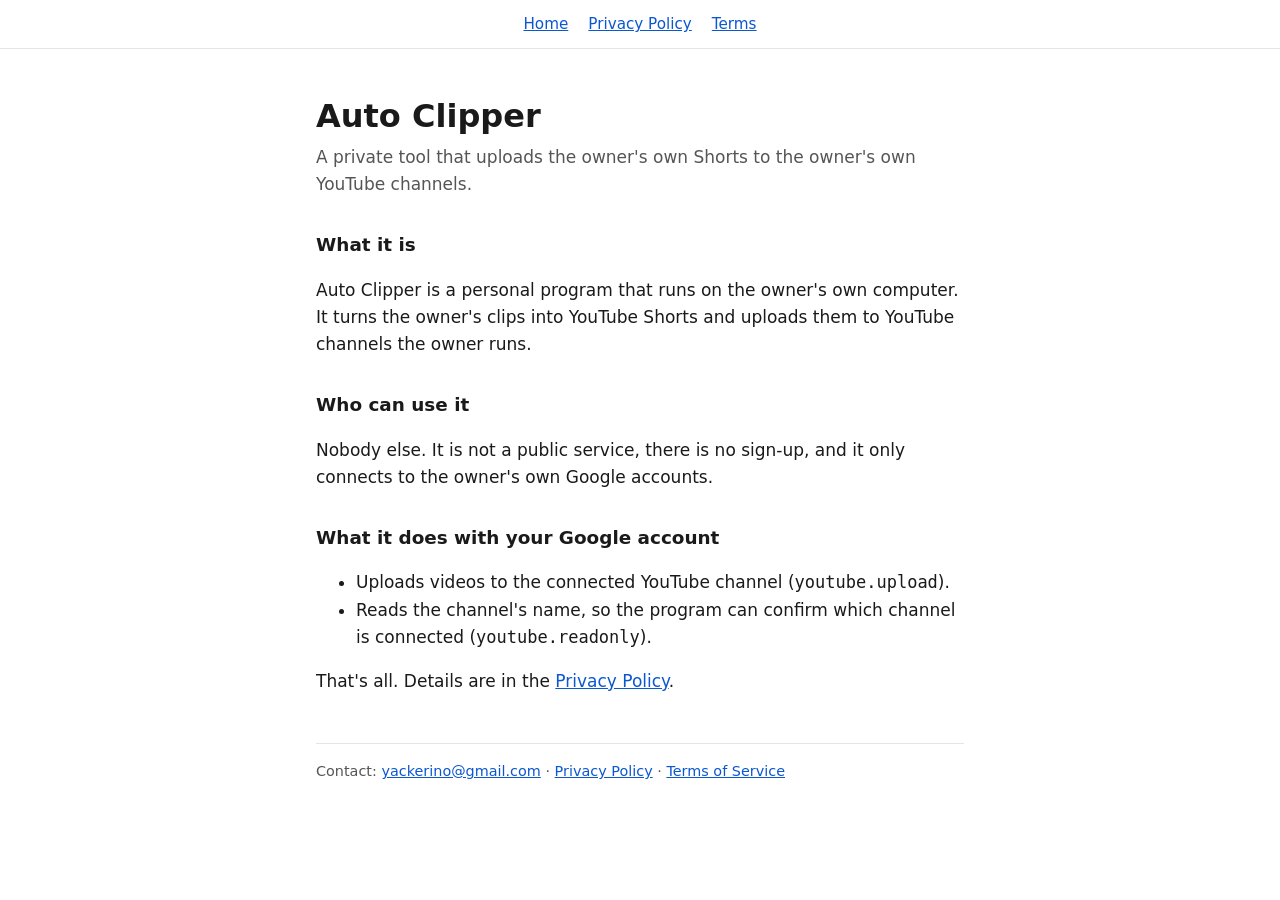
<file: index.html>
<!doctype html>
<html lang="en">
<head>
<meta charset="utf-8">
<meta name="viewport" content="width=device-width,initial-scale=1">
<title>Auto Clipper</title>
<meta name="description" content="Auto Clipper is a private tool that uploads the owner's own Shorts to the owner's own YouTube channels.">
<link rel="stylesheet" href="style.css">
</head>
<body>
<nav><a href="./">Home</a><a href="privacy.html">Privacy Policy</a><a href="terms.html">Terms</a></nav>
<main>
<h1>Auto Clipper</h1>
<p class="sub">A private tool that uploads the owner's own Shorts to the owner's own YouTube channels.</p>

<h2>What it is</h2>
<p>Auto Clipper is a personal program that runs on the owner's own computer. It turns the owner's clips into YouTube Shorts and uploads them to YouTube channels the owner runs.</p>

<h2>Who can use it</h2>
<p>Nobody else. It is not a public service, there is no sign-up, and it only connects to the owner's own Google accounts.</p>

<h2>What it does with your Google account</h2>
<ul>
<li>Uploads videos to the connected YouTube channel (<code>youtube.upload</code>).</li>
<li>Reads the channel's name, so the program can confirm which channel is connected (<code>youtube.readonly</code>).</li>
</ul>
<p>That's all. Details are in the <a href="privacy.html">Privacy Policy</a>.</p>

<footer>Contact: <a href="mailto:yackerino@gmail.com">yackerino@gmail.com</a> · <a href="privacy.html">Privacy Policy</a> · <a href="terms.html">Terms of Service</a></footer>
</main>
</body>
</html>
</file>
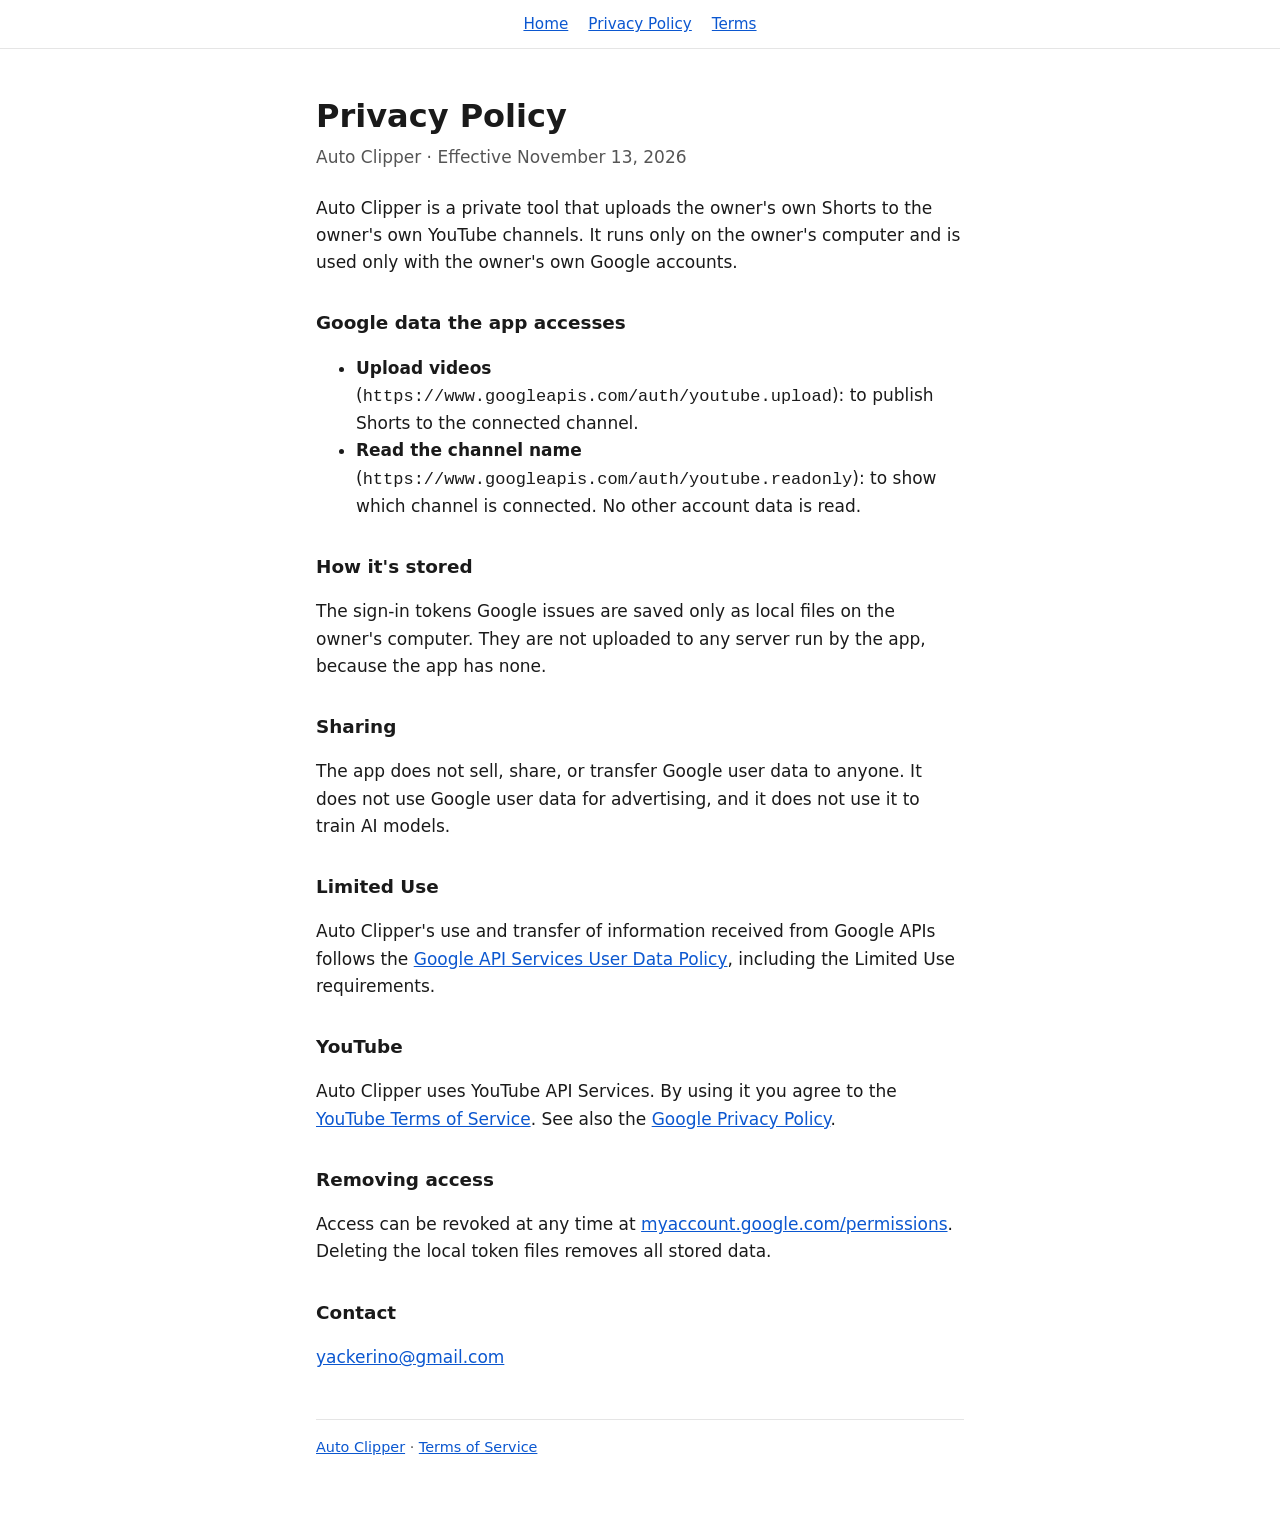
<file: privacy.html>
<!doctype html>
<html lang="en">
<head>
<meta charset="utf-8">
<meta name="viewport" content="width=device-width,initial-scale=1">
<title>Auto Clipper Privacy Policy</title>
<link rel="stylesheet" href="style.css">
</head>
<body>
<nav><a href="./">Home</a><a href="privacy.html">Privacy Policy</a><a href="terms.html">Terms</a></nav>
<main>
<h1>Privacy Policy</h1>
<p class="sub">Auto Clipper · Effective November 13, 2026</p>

<p>Auto Clipper is a private tool that uploads the owner's own Shorts to the owner's own YouTube channels. It runs only on the owner's computer and is used only with the owner's own Google accounts.</p>

<h2>Google data the app accesses</h2>
<ul>
<li><strong>Upload videos</strong> (<code>https://www.googleapis.com/auth/youtube.upload</code>): to publish Shorts to the connected channel.</li>
<li><strong>Read the channel name</strong> (<code>https://www.googleapis.com/auth/youtube.readonly</code>): to show which channel is connected. No other account data is read.</li>
</ul>

<h2>How it's stored</h2>
<p>The sign-in tokens Google issues are saved only as local files on the owner's computer. They are not uploaded to any server run by the app, because the app has none.</p>

<h2>Sharing</h2>
<p>The app does not sell, share, or transfer Google user data to anyone. It does not use Google user data for advertising, and it does not use it to train AI models.</p>

<h2>Limited Use</h2>
<p>Auto Clipper's use and transfer of information received from Google APIs follows the <a href="https://developers.google.com/terms/api-services-user-data-policy">Google API Services User Data Policy</a>, including the Limited Use requirements.</p>

<h2>YouTube</h2>
<p>Auto Clipper uses YouTube API Services. By using it you agree to the <a href="https://www.youtube.com/t/terms">YouTube Terms of Service</a>. See also the <a href="https://policies.google.com/privacy">Google Privacy Policy</a>.</p>

<h2>Removing access</h2>
<p>Access can be revoked at any time at <a href="https://myaccount.google.com/permissions">myaccount.google.com/permissions</a>. Deleting the local token files removes all stored data.</p>

<h2>Contact</h2>
<p><a href="mailto:yackerino@gmail.com">yackerino@gmail.com</a></p>

<footer><a href="./">Auto Clipper</a> · <a href="terms.html">Terms of Service</a></footer>
</main>
</body>
</html>
</file>
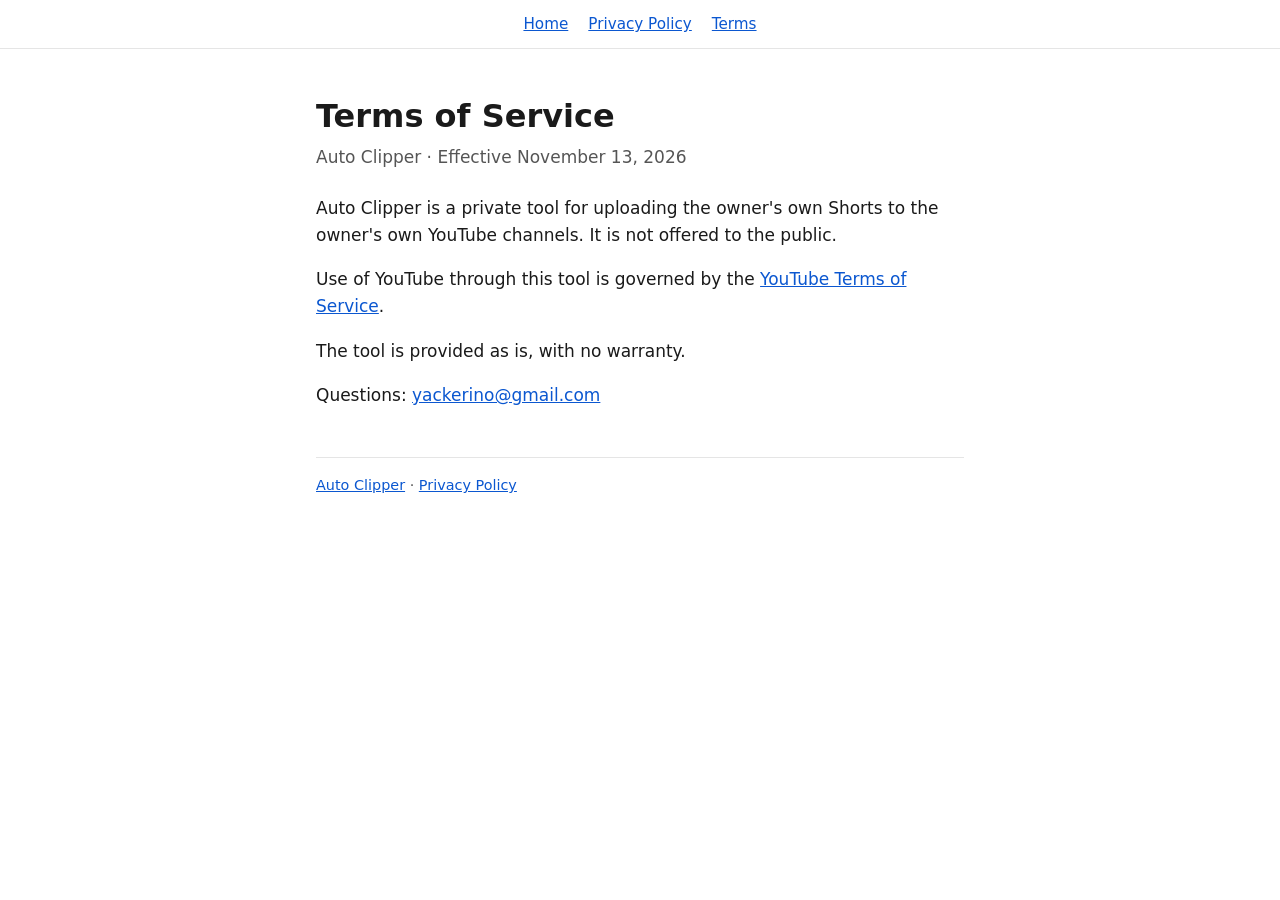
<file: terms.html>
<!doctype html>
<html lang="en">
<head>
<meta charset="utf-8">
<meta name="viewport" content="width=device-width,initial-scale=1">
<title>Auto Clipper Terms</title>
<link rel="stylesheet" href="style.css">
</head>
<body>
<nav><a href="./">Home</a><a href="privacy.html">Privacy Policy</a><a href="terms.html">Terms</a></nav>
<main>
<h1>Terms of Service</h1>
<p class="sub">Auto Clipper · Effective November 13, 2026</p>
<p>Auto Clipper is a private tool for uploading the owner's own Shorts to the owner's own YouTube channels. It is not offered to the public.</p>
<p>Use of YouTube through this tool is governed by the <a href="https://www.youtube.com/t/terms">YouTube Terms of Service</a>.</p>
<p>The tool is provided as is, with no warranty.</p>
<p>Questions: <a href="mailto:yackerino@gmail.com">yackerino@gmail.com</a></p>
<footer><a href="./">Auto Clipper</a> · <a href="privacy.html">Privacy Policy</a></footer>
</main>
</body>
</html>
</file>
<file: style.css>
:root{--bg:#fff;--fg:#1a1a1a;--muted:#555;--line:#e5e5e5;--link:#0b57d0}
@media (prefers-color-scheme:dark){:root{--bg:#121212;--fg:#ececec;--muted:#aaa;--line:#2a2a2a;--link:#8ab4f8}}
*{box-sizing:border-box}
body{margin:0;background:var(--bg);color:var(--fg);font:17px/1.6 system-ui,-apple-system,"Segoe UI",Roboto,sans-serif}
main{max-width:680px;margin:0 auto;padding:48px 16px 64px}
h1{font-size:2rem;line-height:1.2;margin:0 0 8px}
h2{font-size:1.15rem;margin:32px 0 8px}
p,li{color:var(--fg)}
.sub{color:var(--muted);margin:0 0 24px}
a{color:var(--link)}
nav{border-bottom:1px solid var(--line);padding:12px 16px;text-align:center;font-size:.95rem}
nav a{margin:0 10px}
footer{color:var(--muted);font-size:.9rem;border-top:1px solid var(--line);margin-top:48px;padding-top:16px}
</file>
